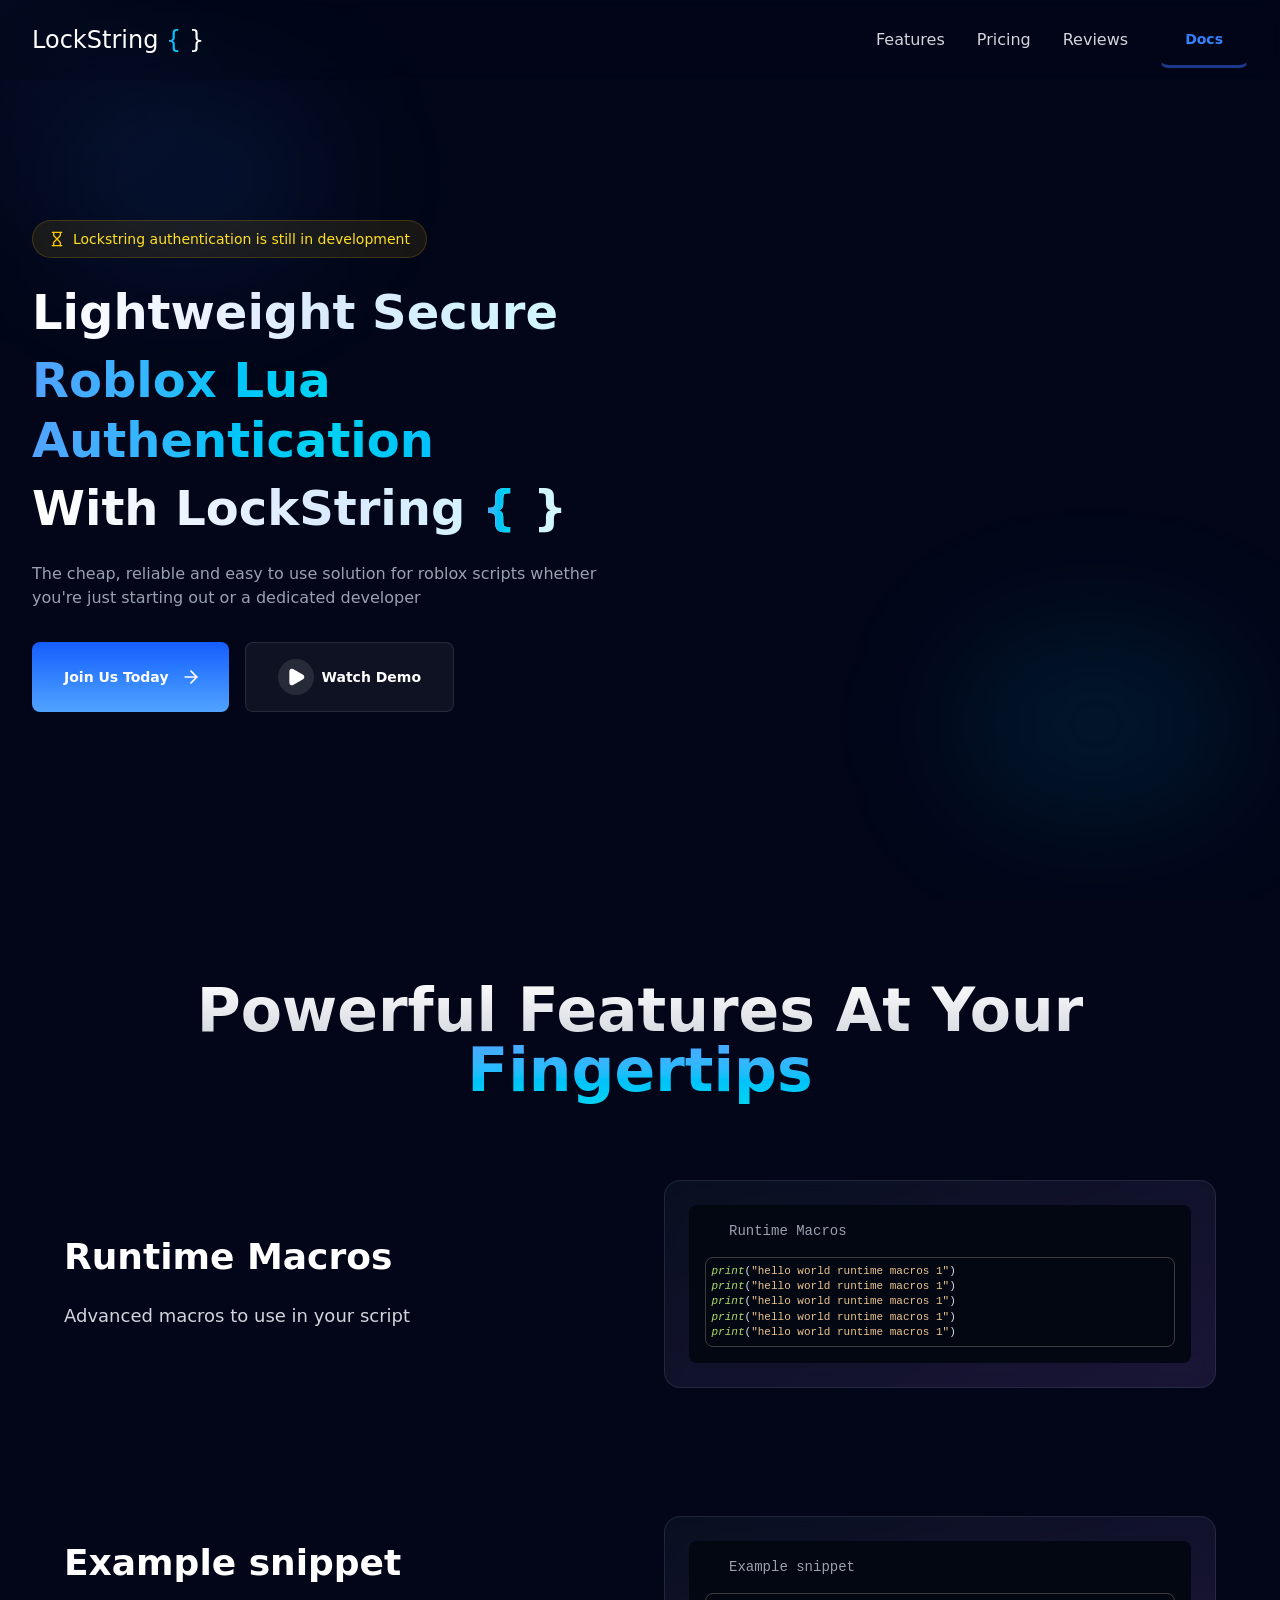
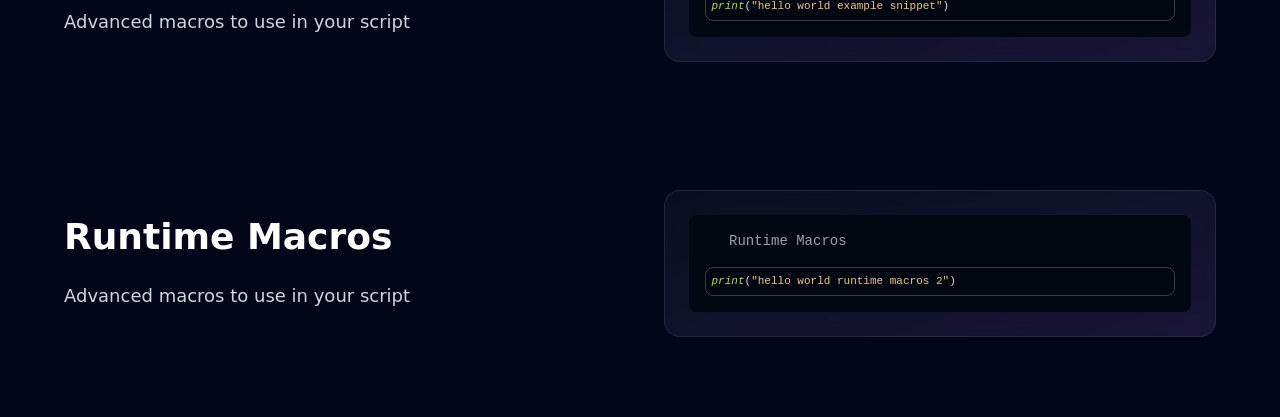
<file: index.html>
<!doctype html>
<html lang="en">
  <head>
    <meta charset="UTF-8" />
    <link rel="icon" type="image/svg+xml" href="/icon.png" />
    <meta name="viewport" content="width=device-width, initial-scale=1.0" />
    <title>LockString</title>
    <script type="module" crossorigin src="/assets/index-DJJNxKgy.js"></script>
    <link rel="stylesheet" crossorigin href="/assets/index-DbgnrrGk.css">
  </head>
  <body>
    <div id="root"></div>
  </body>
</html>
</file>
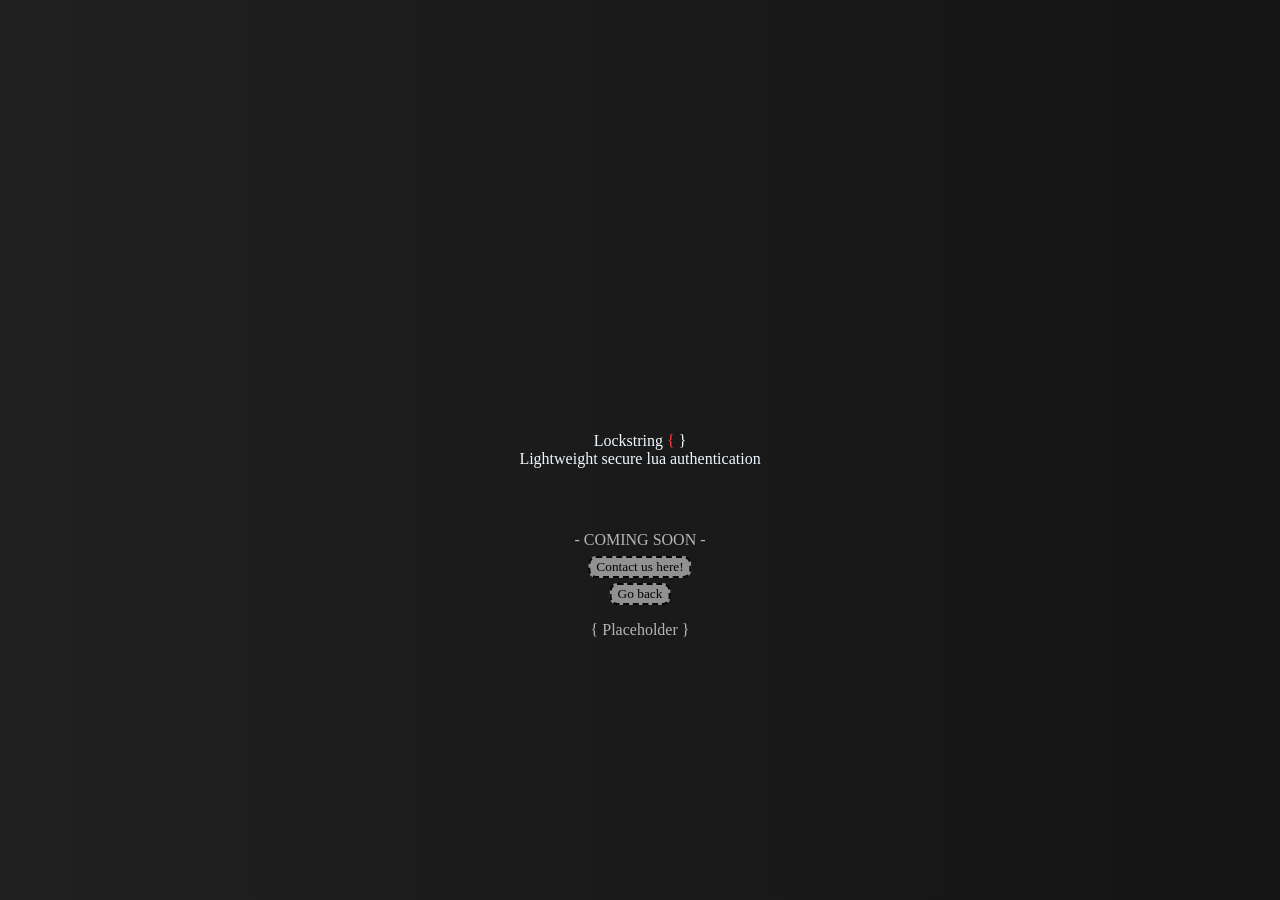
<file: features/index.html>
<!DOCTYPE html>
<html lang="en">
<head>
    <meta charset="UTF-8">
    <meta name="viewport" content="width=device-width, initial-scale=1.0">
    <title>Lockstring { }</title>
</head>
<style>
    .title {
        font-family: Bahnschrift;
        color: aliceblue;
        position: absolute;
        top: 49%;
        left: 50%;
        transform: translate(-50%, -50%);
        text-align: center;
    }
    .normal {
        color: aliceblue;
    }
    .red {
        color: rgb(255, 61, 61);
    }
    .caption {
        font-family: Bahnschrift;
        color: rgb(184, 181, 181);
        position: absolute;
        top: 60%;
        left: 50%;
        transform: translate(-50%, -50%);
        text-align: center;
    }
    .info {
        font-family: Bahnschrift;
        color: rgb(184, 181, 181);
        position: absolute;
        top: 83%;
        left: 50%;
        transform: translate(-50%, -50%);
        text-align: center;
    }
    .caption2 {
    font-family: Bahnschrift;
    color: rgb(0, 0, 0);
    border-radius: 8px;
    border: 2px dashed #080808;
    background-color: rgb(145, 145, 145);
    position: absolute;
    top: 63%;
    left: 50%;
    transform: translate(-50%, -50%);
    text-align: center;
    }
    .caption2:hover {
    font-family: Bahnschrift;
    color: rgb(0, 0, 0);
    border-radius: 8px;
    border: 2px dashed #080808;
    background-color: rgb(151, 73, 73);
    position: absolute;
    top: 63%;
    left: 50%;
    transform: translate(-50%, -50%);
    text-align: center;
    }
    .caption2:active {
    font-family: Bahnschrift;
    color: rgb(0, 0, 0);
    border-radius: 8px;
    border: 2px dashed #080808;
    background-color: rgb(92, 44, 44);
    position: absolute;
    top: 63%;
    left: 50%;
    transform: translate(-50%, -50%);
    text-align: center;
    }
    .bg {
        background-image: linear-gradient(to right, rgb(32, 32, 32),rgb(20, 20, 20));
    }
</style>
<body class="bg">
    <div class="title">
        <span class="normal">Lockstring</span>
        <span class="red">{</span>
        <span class="normal">}</span>
    </div>
    <div class="title" style="top: 51%;">
        Lightweight secure lua authentication
    </div>
    <div class="caption">
        - COMING SOON -
    </div>
    <div class="caption" style="top: 70%;">
        { Placeholder }
    </div>
    <form action="https://discord.gg/nu7FcUVWkF" target="_blank">
    <input type="submit" class="caption2" value="Contact us here!" />
    </form>
    <a href="/">
    <button class="caption2" style="top: 66%;">
        Go back
    </button>
    </a>
    </div>
</body>
</html>
</file>
<file: assets/index-DbgnrrGk.css>
@layer properties{@supports (((-webkit-hyphens:none)) and (not (margin-trim:inline))) or ((-moz-orient:inline) and (not (color:rgb(from red r g b)))){*,:before,:after,::backdrop{--tw-translate-x:0;--tw-translate-y:0;--tw-translate-z:0;--tw-rotate-x:initial;--tw-rotate-y:initial;--tw-rotate-z:initial;--tw-skew-x:initial;--tw-skew-y:initial;--tw-space-y-reverse:0;--tw-space-x-reverse:0;--tw-border-style:solid;--tw-gradient-position:initial;--tw-gradient-from:#0000;--tw-gradient-via:#0000;--tw-gradient-to:#0000;--tw-gradient-stops:initial;--tw-gradient-via-stops:initial;--tw-gradient-from-position:0%;--tw-gradient-via-position:50%;--tw-gradient-to-position:100%;--tw-leading:initial;--tw-font-weight:initial;--tw-shadow:0 0 #0000;--tw-shadow-color:initial;--tw-shadow-alpha:100%;--tw-inset-shadow:0 0 #0000;--tw-inset-shadow-color:initial;--tw-inset-shadow-alpha:100%;--tw-ring-color:initial;--tw-ring-shadow:0 0 #0000;--tw-inset-ring-color:initial;--tw-inset-ring-shadow:0 0 #0000;--tw-ring-inset:initial;--tw-ring-offset-width:0px;--tw-ring-offset-color:#fff;--tw-ring-offset-shadow:0 0 #0000;--tw-outline-style:solid;--tw-blur:initial;--tw-brightness:initial;--tw-contrast:initial;--tw-grayscale:initial;--tw-hue-rotate:initial;--tw-invert:initial;--tw-opacity:initial;--tw-saturate:initial;--tw-sepia:initial;--tw-drop-shadow:initial;--tw-drop-shadow-color:initial;--tw-drop-shadow-alpha:100%;--tw-drop-shadow-size:initial;--tw-backdrop-blur:initial;--tw-backdrop-brightness:initial;--tw-backdrop-contrast:initial;--tw-backdrop-grayscale:initial;--tw-backdrop-hue-rotate:initial;--tw-backdrop-invert:initial;--tw-backdrop-opacity:initial;--tw-backdrop-saturate:initial;--tw-backdrop-sepia:initial;--tw-duration:initial;--tw-scale-x:1;--tw-scale-y:1;--tw-scale-z:1}}}@layer theme{:root,:host{--font-sans:ui-sans-serif,system-ui,sans-serif,"Apple Color Emoji","Segoe UI Emoji","Segoe UI Symbol","Noto Color Emoji";--font-mono:ui-monospace,SFMono-Regular,Menlo,Monaco,Consolas,"Liberation Mono","Courier New",monospace;--color-yellow-300:oklch(90.5% .182 98.111);--color-yellow-400:oklch(85.2% .199 91.936);--color-yellow-500:oklch(79.5% .184 86.047);--color-cyan-100:oklch(95.6% .045 203.388);--color-cyan-400:oklch(78.9% .154 211.53);--color-cyan-500:oklch(71.5% .143 215.221);--color-blue-100:oklch(93.2% .032 255.585);--color-blue-300:oklch(80.9% .105 251.813);--color-blue-400:oklch(70.7% .165 254.624);--color-blue-500:oklch(62.3% .214 259.815);--color-blue-600:oklch(54.6% .245 262.881);--color-blue-900:oklch(37.9% .146 265.522);--color-purple-500:oklch(62.7% .265 303.9);--color-slate-800:oklch(27.9% .041 260.031);--color-slate-950:oklch(12.9% .042 264.695);--color-gray-300:oklch(87.2% .01 258.338);--color-gray-400:oklch(70.7% .022 261.325);--color-gray-700:oklch(37.3% .034 259.733);--color-gray-900:oklch(21% .034 264.665);--color-gray-950:oklch(13% .028 261.692);--color-white:#fff;--spacing:.25rem;--container-lg:32rem;--container-2xl:42rem;--container-6xl:72rem;--container-7xl:80rem;--text-xs:.75rem;--text-xs--line-height:calc(1/.75);--text-sm:.875rem;--text-sm--line-height:calc(1.25/.875);--text-base:1rem;--text-base--line-height: 1.5 ;--text-lg:1.125rem;--text-lg--line-height:calc(1.75/1.125);--text-xl:1.25rem;--text-xl--line-height:calc(1.75/1.25);--text-2xl:1.5rem;--text-2xl--line-height:calc(2/1.5);--text-3xl:1.875rem;--text-3xl--line-height: 1.2 ;--text-4xl:2.25rem;--text-4xl--line-height:calc(2.5/2.25);--text-5xl:3rem;--text-5xl--line-height:1;--text-6xl:3.75rem;--text-6xl--line-height:1;--font-weight-medium:500;--font-weight-semibold:600;--font-weight-bold:700;--leading-tight:1.25;--leading-relaxed:1.625;--radius-lg:.5rem;--radius-xl:.75rem;--radius-2xl:1rem;--animate-pulse:pulse 2s cubic-bezier(.4,0,.6,1)infinite;--blur-sm:8px;--blur-lg:16px;--blur-3xl:64px;--default-transition-duration:.15s;--default-transition-timing-function:cubic-bezier(.4,0,.2,1);--default-font-family:var(--font-sans);--default-mono-font-family:var(--font-mono)}}@layer base{*,:after,:before,::backdrop{box-sizing:border-box;border:0 solid;margin:0;padding:0}::file-selector-button{box-sizing:border-box;border:0 solid;margin:0;padding:0}html,:host{-webkit-text-size-adjust:100%;tab-size:4;line-height:1.5;font-family:var(--default-font-family,ui-sans-serif,system-ui,sans-serif,"Apple Color Emoji","Segoe UI Emoji","Segoe UI Symbol","Noto Color Emoji");font-feature-settings:var(--default-font-feature-settings,normal);font-variation-settings:var(--default-font-variation-settings,normal);-webkit-tap-highlight-color:transparent}hr{height:0;color:inherit;border-top-width:1px}abbr:where([title]){-webkit-text-decoration:underline dotted;text-decoration:underline dotted}h1,h2,h3,h4,h5,h6{font-size:inherit;font-weight:inherit}a{color:inherit;-webkit-text-decoration:inherit;text-decoration:inherit}b,strong{font-weight:bolder}code,kbd,samp,pre{font-family:var(--default-mono-font-family,ui-monospace,SFMono-Regular,Menlo,Monaco,Consolas,"Liberation Mono","Courier New",monospace);font-feature-settings:var(--default-mono-font-feature-settings,normal);font-variation-settings:var(--default-mono-font-variation-settings,normal);font-size:1em}small{font-size:80%}sub,sup{vertical-align:baseline;font-size:75%;line-height:0;position:relative}sub{bottom:-.25em}sup{top:-.5em}table{text-indent:0;border-color:inherit;border-collapse:collapse}:-moz-focusring{outline:auto}progress{vertical-align:baseline}summary{display:list-item}ol,ul,menu{list-style:none}img,svg,video,canvas,audio,iframe,embed,object{vertical-align:middle;display:block}img,video{max-width:100%;height:auto}button,input,select,optgroup,textarea{font:inherit;font-feature-settings:inherit;font-variation-settings:inherit;letter-spacing:inherit;color:inherit;opacity:1;background-color:#0000;border-radius:0}::file-selector-button{font:inherit;font-feature-settings:inherit;font-variation-settings:inherit;letter-spacing:inherit;color:inherit;opacity:1;background-color:#0000;border-radius:0}:where(select:is([multiple],[size])) optgroup{font-weight:bolder}:where(select:is([multiple],[size])) optgroup option{padding-inline-start:20px}::file-selector-button{margin-inline-end:4px}::placeholder{opacity:1}@supports (not ((-webkit-appearance:-apple-pay-button))) or (contain-intrinsic-size:1px){::placeholder{color:currentColor}@supports (color:color-mix(in lab,red,red)){::placeholder{color:color-mix(in oklab,currentcolor 50%,transparent)}}}textarea{resize:vertical}::-webkit-search-decoration{-webkit-appearance:none}::-webkit-date-and-time-value{min-height:1lh;text-align:inherit}::-webkit-datetime-edit{display:inline-flex}::-webkit-datetime-edit-fields-wrapper{padding:0}::-webkit-datetime-edit{padding-block:0}::-webkit-datetime-edit-year-field{padding-block:0}::-webkit-datetime-edit-month-field{padding-block:0}::-webkit-datetime-edit-day-field{padding-block:0}::-webkit-datetime-edit-hour-field{padding-block:0}::-webkit-datetime-edit-minute-field{padding-block:0}::-webkit-datetime-edit-second-field{padding-block:0}::-webkit-datetime-edit-millisecond-field{padding-block:0}::-webkit-datetime-edit-meridiem-field{padding-block:0}::-webkit-calendar-picker-indicator{line-height:1}:-moz-ui-invalid{box-shadow:none}button,input:where([type=button],[type=reset],[type=submit]){appearance:button}::file-selector-button{appearance:button}::-webkit-inner-spin-button{height:auto}::-webkit-outer-spin-button{height:auto}[hidden]:where(:not([hidden=until-found])){display:none!important}}@layer components;@layer utilities{.collapse{visibility:collapse}.invisible{visibility:hidden}.visible{visibility:visible}.absolute{position:absolute}.fixed{position:fixed}.relative{position:relative}.static{position:static}.inset-0{inset:calc(var(--spacing)*0)}.top-0{top:calc(var(--spacing)*0)}.top-20{top:calc(var(--spacing)*20)}.right-4{right:calc(var(--spacing)*4)}.bottom-20{bottom:calc(var(--spacing)*20)}.left-4{left:calc(var(--spacing)*4)}.isolate{isolation:isolate}.z-50{z-index:50}.container{width:100%}@media(min-width:40rem){.container{max-width:40rem}}@media(min-width:48rem){.container{max-width:48rem}}@media(min-width:64rem){.container{max-width:64rem}}@media(min-width:80rem){.container{max-width:80rem}}@media(min-width:96rem){.container{max-width:96rem}}.mx-auto{margin-inline:auto}.mb-1{margin-bottom:calc(var(--spacing)*1)}.mb-3{margin-bottom:calc(var(--spacing)*3)}.mb-4{margin-bottom:calc(var(--spacing)*4)}.mb-6{margin-bottom:calc(var(--spacing)*6)}.mb-8{margin-bottom:calc(var(--spacing)*8)}.mb-12{margin-bottom:calc(var(--spacing)*12)}.ml-2{margin-left:calc(var(--spacing)*2)}.block{display:block}.contents{display:contents}.flex{display:flex}.grid{display:grid}.hidden{display:none}.inline{display:inline}.inline-block{display:inline-block}.inline-flex{display:inline-flex}.table{display:table}.h-4{height:calc(var(--spacing)*4)}.h-5{height:calc(var(--spacing)*5)}.h-14{height:calc(var(--spacing)*14)}.h-48{height:calc(var(--spacing)*48)}.min-h-screen{min-height:100vh}.w-4{width:calc(var(--spacing)*4)}.w-5{width:calc(var(--spacing)*5)}.w-48{width:calc(var(--spacing)*48)}.w-full{width:100%}.max-w-2xl{max-width:var(--container-2xl)}.max-w-6xl{max-width:var(--container-6xl)}.max-w-7xl{max-width:var(--container-7xl)}.max-w-lg{max-width:var(--container-lg)}.flex-1{flex:1}.flex-shrink,.shrink{flex-shrink:1}.flex-grow{flex-grow:1}.border-collapse{border-collapse:collapse}.translate-x-1{--tw-translate-x:calc(var(--spacing)*1);translate:var(--tw-translate-x)var(--tw-translate-y)}.transform{transform:var(--tw-rotate-x,)var(--tw-rotate-y,)var(--tw-rotate-z,)var(--tw-skew-x,)var(--tw-skew-y,)}.animate-pulse{animation:var(--animate-pulse)}.cursor-pointer{cursor:pointer}.resize{resize:both}.flex-col{flex-direction:column}.flex-row-reverse{flex-direction:row-reverse}.flex-wrap{flex-wrap:wrap}.items-center{align-items:center}.justify-between{justify-content:space-between}.justify-center{justify-content:center}.gap-3{gap:calc(var(--spacing)*3)}.gap-6{gap:calc(var(--spacing)*6)}.gap-8{gap:calc(var(--spacing)*8)}:where(.space-y-3>:not(:last-child)){--tw-space-y-reverse:0;margin-block-start:calc(calc(var(--spacing)*3)*var(--tw-space-y-reverse));margin-block-end:calc(calc(var(--spacing)*3)*calc(1 - var(--tw-space-y-reverse)))}:where(.space-y-16>:not(:last-child)){--tw-space-y-reverse:0;margin-block-start:calc(calc(var(--spacing)*16)*var(--tw-space-y-reverse));margin-block-end:calc(calc(var(--spacing)*16)*calc(1 - var(--tw-space-y-reverse)))}:where(.space-x-1>:not(:last-child)){--tw-space-x-reverse:0;margin-inline-start:calc(calc(var(--spacing)*1)*var(--tw-space-x-reverse));margin-inline-end:calc(calc(var(--spacing)*1)*calc(1 - var(--tw-space-x-reverse)))}:where(.space-x-2>:not(:last-child)){--tw-space-x-reverse:0;margin-inline-start:calc(calc(var(--spacing)*2)*var(--tw-space-x-reverse));margin-inline-end:calc(calc(var(--spacing)*2)*calc(1 - var(--tw-space-x-reverse)))}:where(.space-x-6>:not(:last-child)){--tw-space-x-reverse:0;margin-inline-start:calc(calc(var(--spacing)*6)*var(--tw-space-x-reverse));margin-inline-end:calc(calc(var(--spacing)*6)*calc(1 - var(--tw-space-x-reverse)))}.truncate{text-overflow:ellipsis;white-space:nowrap;overflow:hidden}.overflow-hidden{overflow:hidden}.rounded-full{border-radius:3.40282e38px}.rounded-lg{border-radius:var(--radius-lg)}.rounded-xl{border-radius:var(--radius-xl)}.border{border-style:var(--tw-border-style);border-width:1px}.border-t{border-top-style:var(--tw-border-style);border-top-width:1px}.border-b-3{border-bottom-style:var(--tw-border-style);border-bottom-width:3px}.border-blue-500\/20{border-color:#3080ff33}@supports (color:color-mix(in lab,red,red)){.border-blue-500\/20{border-color:color-mix(in oklab,var(--color-blue-500)20%,transparent)}}.border-gray-700\/50{border-color:#36415380}@supports (color:color-mix(in lab,red,red)){.border-gray-700\/50{border-color:color-mix(in oklab,var(--color-gray-700)50%,transparent)}}.border-slate-800{border-color:var(--color-slate-800)}.border-white\/10{border-color:#ffffff1a}@supports (color:color-mix(in lab,red,red)){.border-white\/10{border-color:color-mix(in oklab,var(--color-white)10%,transparent)}}.border-yellow-500\/20{border-color:#edb20033}@supports (color:color-mix(in lab,red,red)){.border-yellow-500\/20{border-color:color-mix(in oklab,var(--color-yellow-500)20%,transparent)}}.border-b-blue-900{border-bottom-color:var(--color-blue-900)}.bg-blue-500\/10{background-color:#3080ff1a}@supports (color:color-mix(in lab,red,red)){.bg-blue-500\/10{background-color:color-mix(in oklab,var(--color-blue-500)10%,transparent)}}.bg-cyan-500\/10{background-color:#00b7d71a}@supports (color:color-mix(in lab,red,red)){.bg-cyan-500\/10{background-color:color-mix(in oklab,var(--color-cyan-500)10%,transparent)}}.bg-gray-900\/50{background-color:#10182880}@supports (color:color-mix(in lab,red,red)){.bg-gray-900\/50{background-color:color-mix(in oklab,var(--color-gray-900)50%,transparent)}}.bg-gray-950{background-color:var(--color-gray-950)}.bg-slate-950{background-color:var(--color-slate-950)}.bg-slate-950\/20{background-color:#02061833}@supports (color:color-mix(in lab,red,red)){.bg-slate-950\/20{background-color:color-mix(in oklab,var(--color-slate-950)20%,transparent)}}.bg-white\/5{background-color:#ffffff0d}@supports (color:color-mix(in lab,red,red)){.bg-white\/5{background-color:color-mix(in oklab,var(--color-white)5%,transparent)}}.bg-white\/10{background-color:#ffffff1a}@supports (color:color-mix(in lab,red,red)){.bg-white\/10{background-color:color-mix(in oklab,var(--color-white)10%,transparent)}}.bg-yellow-500\/10{background-color:#edb2001a}@supports (color:color-mix(in lab,red,red)){.bg-yellow-500\/10{background-color:color-mix(in oklab,var(--color-yellow-500)10%,transparent)}}.bg-gradient-to-b{--tw-gradient-position:to bottom in oklab;background-image:linear-gradient(var(--tw-gradient-stops))}.bg-gradient-to-br{--tw-gradient-position:to bottom right in oklab;background-image:linear-gradient(var(--tw-gradient-stops))}.bg-gradient-to-r{--tw-gradient-position:to right in oklab;background-image:linear-gradient(var(--tw-gradient-stops))}.from-blue-400{--tw-gradient-from:var(--color-blue-400);--tw-gradient-stops:var(--tw-gradient-via-stops,var(--tw-gradient-position),var(--tw-gradient-from)var(--tw-gradient-from-position),var(--tw-gradient-to)var(--tw-gradient-to-position))}.from-blue-600{--tw-gradient-from:var(--color-blue-600);--tw-gradient-stops:var(--tw-gradient-via-stops,var(--tw-gradient-position),var(--tw-gradient-from)var(--tw-gradient-from-position),var(--tw-gradient-to)var(--tw-gradient-to-position))}.from-white{--tw-gradient-from:var(--color-white);--tw-gradient-stops:var(--tw-gradient-via-stops,var(--tw-gradient-position),var(--tw-gradient-from)var(--tw-gradient-from-position),var(--tw-gradient-to)var(--tw-gradient-to-position))}.via-blue-100{--tw-gradient-via:var(--color-blue-100);--tw-gradient-via-stops:var(--tw-gradient-position),var(--tw-gradient-from)var(--tw-gradient-from-position),var(--tw-gradient-via)var(--tw-gradient-via-position),var(--tw-gradient-to)var(--tw-gradient-to-position);--tw-gradient-stops:var(--tw-gradient-via-stops)}.via-cyan-400{--tw-gradient-via:var(--color-cyan-400);--tw-gradient-via-stops:var(--tw-gradient-position),var(--tw-gradient-from)var(--tw-gradient-from-position),var(--tw-gradient-via)var(--tw-gradient-via-position),var(--tw-gradient-to)var(--tw-gradient-to-position);--tw-gradient-stops:var(--tw-gradient-via-stops)}.to-blue-400{--tw-gradient-to:var(--color-blue-400);--tw-gradient-stops:var(--tw-gradient-via-stops,var(--tw-gradient-position),var(--tw-gradient-from)var(--tw-gradient-from-position),var(--tw-gradient-to)var(--tw-gradient-to-position))}.to-cyan-100{--tw-gradient-to:var(--color-cyan-100);--tw-gradient-stops:var(--tw-gradient-via-stops,var(--tw-gradient-position),var(--tw-gradient-from)var(--tw-gradient-from-position),var(--tw-gradient-to)var(--tw-gradient-to-position))}.to-cyan-400{--tw-gradient-to:var(--color-cyan-400);--tw-gradient-stops:var(--tw-gradient-via-stops,var(--tw-gradient-position),var(--tw-gradient-from)var(--tw-gradient-from-position),var(--tw-gradient-to)var(--tw-gradient-to-position))}.to-gray-300{--tw-gradient-to:var(--color-gray-300);--tw-gradient-stops:var(--tw-gradient-via-stops,var(--tw-gradient-position),var(--tw-gradient-from)var(--tw-gradient-from-position),var(--tw-gradient-to)var(--tw-gradient-to-position))}.to-purple-500\/20{--tw-gradient-to:#ac4bff33}@supports (color:color-mix(in lab,red,red)){.to-purple-500\/20{--tw-gradient-to:color-mix(in oklab,var(--color-purple-500)20%,transparent)}}.to-purple-500\/20{--tw-gradient-stops:var(--tw-gradient-via-stops,var(--tw-gradient-position),var(--tw-gradient-from)var(--tw-gradient-from-position),var(--tw-gradient-to)var(--tw-gradient-to-position))}.bg-clip-text{-webkit-background-clip:text;background-clip:text}.fill-white{fill:var(--color-white)}.p-2{padding:calc(var(--spacing)*2)}.p-3{padding:calc(var(--spacing)*3)}.p-4{padding:calc(var(--spacing)*4)}.px-3{padding-inline:calc(var(--spacing)*3)}.px-4{padding-inline:calc(var(--spacing)*4)}.px-6{padding-inline:calc(var(--spacing)*6)}.px-10{padding-inline:calc(var(--spacing)*10)}.py-2{padding-block:calc(var(--spacing)*2)}.py-3{padding-block:calc(var(--spacing)*3)}.py-4{padding-block:calc(var(--spacing)*4)}.py-16{padding-block:calc(var(--spacing)*16)}.pt-16{padding-top:calc(var(--spacing)*16)}.text-center{text-align:center}.font-mono{font-family:var(--font-mono)}.text-4xl{font-size:var(--text-4xl);line-height:var(--tw-leading,var(--text-4xl--line-height))}.text-5xl{font-size:var(--text-5xl);line-height:var(--tw-leading,var(--text-5xl--line-height))}.text-base{font-size:var(--text-base);line-height:var(--tw-leading,var(--text-base--line-height))}.text-lg{font-size:var(--text-lg);line-height:var(--tw-leading,var(--text-lg--line-height))}.text-sm{font-size:var(--text-sm);line-height:var(--tw-leading,var(--text-sm--line-height))}.text-xl{font-size:var(--text-xl);line-height:var(--tw-leading,var(--text-xl--line-height))}.text-xs{font-size:var(--text-xs);line-height:var(--tw-leading,var(--text-xs--line-height))}.leading-relaxed{--tw-leading:var(--leading-relaxed);line-height:var(--leading-relaxed)}.leading-tight{--tw-leading:var(--leading-tight);line-height:var(--leading-tight)}.font-bold{--tw-font-weight:var(--font-weight-bold);font-weight:var(--font-weight-bold)}.font-medium{--tw-font-weight:var(--font-weight-medium);font-weight:var(--font-weight-medium)}.font-semibold{--tw-font-weight:var(--font-weight-semibold);font-weight:var(--font-weight-semibold)}.text-blue-300{color:var(--color-blue-300)}.text-blue-400{color:var(--color-blue-400)}.text-gray-300{color:var(--color-gray-300)}.text-gray-400{color:var(--color-gray-400)}.text-transparent{color:#0000}.text-white{color:var(--color-white)}.text-yellow-300{color:var(--color-yellow-300)}.text-yellow-400{color:var(--color-yellow-400)}.capitalize{text-transform:capitalize}.italic{font-style:italic}.opacity-30{opacity:.3}.shadow{--tw-shadow:0 1px 3px 0 var(--tw-shadow-color,#0000001a),0 1px 2px -1px var(--tw-shadow-color,#0000001a);box-shadow:var(--tw-inset-shadow),var(--tw-inset-ring-shadow),var(--tw-ring-offset-shadow),var(--tw-ring-shadow),var(--tw-shadow)}.ring{--tw-ring-shadow:var(--tw-ring-inset,)0 0 0 calc(1px + var(--tw-ring-offset-width))var(--tw-ring-color,currentcolor);box-shadow:var(--tw-inset-shadow),var(--tw-inset-ring-shadow),var(--tw-ring-offset-shadow),var(--tw-ring-shadow),var(--tw-shadow)}.outline{outline-style:var(--tw-outline-style);outline-width:1px}.blur{--tw-blur:blur(8px);filter:var(--tw-blur,)var(--tw-brightness,)var(--tw-contrast,)var(--tw-grayscale,)var(--tw-hue-rotate,)var(--tw-invert,)var(--tw-saturate,)var(--tw-sepia,)var(--tw-drop-shadow,)}.blur-3xl{--tw-blur:blur(var(--blur-3xl));filter:var(--tw-blur,)var(--tw-brightness,)var(--tw-contrast,)var(--tw-grayscale,)var(--tw-hue-rotate,)var(--tw-invert,)var(--tw-saturate,)var(--tw-sepia,)var(--tw-drop-shadow,)}.invert{--tw-invert:invert(100%);filter:var(--tw-blur,)var(--tw-brightness,)var(--tw-contrast,)var(--tw-grayscale,)var(--tw-hue-rotate,)var(--tw-invert,)var(--tw-saturate,)var(--tw-sepia,)var(--tw-drop-shadow,)}.filter{filter:var(--tw-blur,)var(--tw-brightness,)var(--tw-contrast,)var(--tw-grayscale,)var(--tw-hue-rotate,)var(--tw-invert,)var(--tw-saturate,)var(--tw-sepia,)var(--tw-drop-shadow,)}.backdrop-blur-lg{--tw-backdrop-blur:blur(var(--blur-lg));-webkit-backdrop-filter:var(--tw-backdrop-blur,)var(--tw-backdrop-brightness,)var(--tw-backdrop-contrast,)var(--tw-backdrop-grayscale,)var(--tw-backdrop-hue-rotate,)var(--tw-backdrop-invert,)var(--tw-backdrop-opacity,)var(--tw-backdrop-saturate,)var(--tw-backdrop-sepia,);backdrop-filter:var(--tw-backdrop-blur,)var(--tw-backdrop-brightness,)var(--tw-backdrop-contrast,)var(--tw-backdrop-grayscale,)var(--tw-backdrop-hue-rotate,)var(--tw-backdrop-invert,)var(--tw-backdrop-opacity,)var(--tw-backdrop-saturate,)var(--tw-backdrop-sepia,)}.backdrop-blur-sm{--tw-backdrop-blur:blur(var(--blur-sm));-webkit-backdrop-filter:var(--tw-backdrop-blur,)var(--tw-backdrop-brightness,)var(--tw-backdrop-contrast,)var(--tw-backdrop-grayscale,)var(--tw-backdrop-hue-rotate,)var(--tw-backdrop-invert,)var(--tw-backdrop-opacity,)var(--tw-backdrop-saturate,)var(--tw-backdrop-sepia,);backdrop-filter:var(--tw-backdrop-blur,)var(--tw-backdrop-brightness,)var(--tw-backdrop-contrast,)var(--tw-backdrop-grayscale,)var(--tw-backdrop-hue-rotate,)var(--tw-backdrop-invert,)var(--tw-backdrop-opacity,)var(--tw-backdrop-saturate,)var(--tw-backdrop-sepia,)}.transition{transition-property:color,background-color,border-color,outline-color,text-decoration-color,fill,stroke,--tw-gradient-from,--tw-gradient-via,--tw-gradient-to,opacity,box-shadow,transform,translate,scale,rotate,filter,-webkit-backdrop-filter,backdrop-filter,display,content-visibility,overlay,pointer-events;transition-timing-function:var(--tw-ease,var(--default-transition-timing-function));transition-duration:var(--tw-duration,var(--default-transition-duration))}.transition-all{transition-property:all;transition-timing-function:var(--tw-ease,var(--default-transition-timing-function));transition-duration:var(--tw-duration,var(--default-transition-duration))}.transition-colors{transition-property:color,background-color,border-color,outline-color,text-decoration-color,fill,stroke,--tw-gradient-from,--tw-gradient-via,--tw-gradient-to;transition-timing-function:var(--tw-ease,var(--default-transition-timing-function));transition-duration:var(--tw-duration,var(--default-transition-duration))}.transition-transform{transition-property:transform,translate,scale,rotate;transition-timing-function:var(--tw-ease,var(--default-transition-timing-function));transition-duration:var(--tw-duration,var(--default-transition-duration))}.delay-100{transition-delay:.1s}.delay-200{transition-delay:.2s}.delay-300{transition-delay:.3s}.duration-300{--tw-duration:.3s;transition-duration:.3s}.duration-700{--tw-duration:.7s;transition-duration:.7s}@media(hover:hover){.group-hover\:border-1:is(:where(.group):hover *){border-style:var(--tw-border-style);border-width:1px}.group-hover\:border-blue-600\/50:is(:where(.group):hover *){border-color:#155dfc80}@supports (color:color-mix(in lab,red,red)){.group-hover\:border-blue-600\/50:is(:where(.group):hover *){border-color:color-mix(in oklab,var(--color-blue-600)50%,transparent)}}.group-hover\:bg-white\/20:is(:where(.group):hover *){background-color:#fff3}@supports (color:color-mix(in lab,red,red)){.group-hover\:bg-white\/20:is(:where(.group):hover *){background-color:color-mix(in oklab,var(--color-white)20%,transparent)}}.hover\:scale-102:hover{--tw-scale-x:102%;--tw-scale-y:102%;--tw-scale-z:102%;scale:var(--tw-scale-x)var(--tw-scale-y)}.hover\:border-b-blue-600\/80:hover{border-bottom-color:#155dfccc}@supports (color:color-mix(in lab,red,red)){.hover\:border-b-blue-600\/80:hover{border-bottom-color:color-mix(in oklab,var(--color-blue-600)80%,transparent)}}.hover\:bg-white\/10:hover{background-color:#ffffff1a}@supports (color:color-mix(in lab,red,red)){.hover\:bg-white\/10:hover{background-color:color-mix(in oklab,var(--color-white)10%,transparent)}}.hover\:text-white:hover{color:var(--color-white)}}@media(min-width:40rem){.sm\:right-10{right:calc(var(--spacing)*10)}.sm\:left-10{left:calc(var(--spacing)*10)}.sm\:mb-2{margin-bottom:calc(var(--spacing)*2)}.sm\:mb-4{margin-bottom:calc(var(--spacing)*4)}.sm\:mb-6{margin-bottom:calc(var(--spacing)*6)}.sm\:mb-8{margin-bottom:calc(var(--spacing)*8)}.sm\:mb-12{margin-bottom:calc(var(--spacing)*12)}.sm\:mb-16{margin-bottom:calc(var(--spacing)*16)}.sm\:ml-4{margin-left:calc(var(--spacing)*4)}.sm\:h-5{height:calc(var(--spacing)*5)}.sm\:h-6{height:calc(var(--spacing)*6)}.sm\:h-16{height:calc(var(--spacing)*16)}.sm\:w-5{width:calc(var(--spacing)*5)}.sm\:w-6{width:calc(var(--spacing)*6)}.sm\:w-72{width:calc(var(--spacing)*72)}.sm\:w-auto{width:auto}.sm\:flex-row{flex-direction:row}.sm\:gap-4{gap:calc(var(--spacing)*4)}.sm\:gap-8{gap:calc(var(--spacing)*8)}.sm\:gap-12{gap:calc(var(--spacing)*12)}:where(.sm\:space-y-4>:not(:last-child)){--tw-space-y-reverse:0;margin-block-start:calc(calc(var(--spacing)*4)*var(--tw-space-y-reverse));margin-block-end:calc(calc(var(--spacing)*4)*calc(1 - var(--tw-space-y-reverse)))}:where(.sm\:space-y-20>:not(:last-child)){--tw-space-y-reverse:0;margin-block-start:calc(calc(var(--spacing)*20)*var(--tw-space-y-reverse));margin-block-end:calc(calc(var(--spacing)*20)*calc(1 - var(--tw-space-y-reverse)))}:where(.sm\:space-x-2>:not(:last-child)){--tw-space-x-reverse:0;margin-inline-start:calc(calc(var(--spacing)*2)*var(--tw-space-x-reverse));margin-inline-end:calc(calc(var(--spacing)*2)*calc(1 - var(--tw-space-x-reverse)))}.sm\:rounded-2xl{border-radius:var(--radius-2xl)}.sm\:p-4{padding:calc(var(--spacing)*4)}.sm\:p-6{padding:calc(var(--spacing)*6)}.sm\:px-4{padding-inline:calc(var(--spacing)*4)}.sm\:px-6{padding-inline:calc(var(--spacing)*6)}.sm\:px-8{padding-inline:calc(var(--spacing)*8)}.sm\:px-16{padding-inline:calc(var(--spacing)*16)}.sm\:py-4{padding-block:calc(var(--spacing)*4)}.sm\:py-6{padding-block:calc(var(--spacing)*6)}.sm\:py-20{padding-block:calc(var(--spacing)*20)}.sm\:pt-20{padding-top:calc(var(--spacing)*20)}.sm\:text-3xl{font-size:var(--text-3xl);line-height:var(--tw-leading,var(--text-3xl--line-height))}.sm\:text-4xl{font-size:var(--text-4xl);line-height:var(--tw-leading,var(--text-4xl--line-height))}.sm\:text-base{font-size:var(--text-base);line-height:var(--tw-leading,var(--text-base--line-height))}.sm\:text-lg{font-size:var(--text-lg);line-height:var(--tw-leading,var(--text-lg--line-height))}.sm\:text-sm{font-size:var(--text-sm);line-height:var(--tw-leading,var(--text-sm--line-height))}.sm\:text-xl{font-size:var(--text-xl);line-height:var(--tw-leading,var(--text-xl--line-height))}}@media(min-width:48rem){.md\:flex{display:flex}.md\:hidden{display:none}.md\:h-20{height:calc(var(--spacing)*20)}.md\:text-2xl{font-size:var(--text-2xl);line-height:var(--tw-leading,var(--text-2xl--line-height))}.md\:text-4xl{font-size:var(--text-4xl);line-height:var(--tw-leading,var(--text-4xl--line-height))}.md\:text-5xl{font-size:var(--text-5xl);line-height:var(--tw-leading,var(--text-5xl--line-height))}}@media(min-width:64rem){.lg\:mx-0{margin-inline:calc(var(--spacing)*0)}.lg\:mb-20{margin-bottom:calc(var(--spacing)*20)}.lg\:grid{display:grid}.lg\:flex-grow{flex-grow:1}.lg\:grid-cols-2{grid-template-columns:repeat(2,minmax(0,1fr))}.lg\:justify-start{justify-content:flex-start}.lg\:gap-12{gap:calc(var(--spacing)*12)}:where(.lg\:space-y-32>:not(:last-child)){--tw-space-y-reverse:0;margin-block-start:calc(calc(var(--spacing)*32)*var(--tw-space-y-reverse));margin-block-end:calc(calc(var(--spacing)*32)*calc(1 - var(--tw-space-y-reverse)))}:where(.lg\:space-x-8>:not(:last-child)){--tw-space-x-reverse:0;margin-inline-start:calc(calc(var(--spacing)*8)*var(--tw-space-x-reverse));margin-inline-end:calc(calc(var(--spacing)*8)*calc(1 - var(--tw-space-x-reverse)))}.lg\:px-8{padding-inline:calc(var(--spacing)*8)}.lg\:text-left{text-align:left}.lg\:text-4xl{font-size:var(--text-4xl);line-height:var(--tw-leading,var(--text-4xl--line-height))}.lg\:text-5xl{font-size:var(--text-5xl);line-height:var(--tw-leading,var(--text-5xl--line-height))}.lg\:text-6xl{font-size:var(--text-6xl);line-height:var(--tw-leading,var(--text-6xl--line-height))}.lg\:text-base{font-size:var(--text-base);line-height:var(--tw-leading,var(--text-base--line-height))}}.animate-in{animation-fill-mode:both}.slide-in-from-top{animation-name:SlideInFromTop}.slide-in-from-bottom{animation-name:SlideInFromBottom}.duration-300{animation-duration:.3s}.duration-700{animation-duration:.7s}.delay-100{animation-delay:.1s}.delay-200{animation-delay:.3s}}@keyframes SlideInFromTop{0%{opacity:0;transform:translateY(-1rem)}to{opacity:1;transform:translateY(0)}}@keyframes SlideInFromBottom{0%{opacity:0;transform:translateY(1rem)}to{opacity:1;transform:translateY(0)}}@property --tw-translate-x{syntax:"*";inherits:false;initial-value:0}@property --tw-translate-y{syntax:"*";inherits:false;initial-value:0}@property --tw-translate-z{syntax:"*";inherits:false;initial-value:0}@property --tw-rotate-x{syntax:"*";inherits:false}@property --tw-rotate-y{syntax:"*";inherits:false}@property --tw-rotate-z{syntax:"*";inherits:false}@property --tw-skew-x{syntax:"*";inherits:false}@property --tw-skew-y{syntax:"*";inherits:false}@property --tw-space-y-reverse{syntax:"*";inherits:false;initial-value:0}@property --tw-space-x-reverse{syntax:"*";inherits:false;initial-value:0}@property --tw-border-style{syntax:"*";inherits:false;initial-value:solid}@property --tw-gradient-position{syntax:"*";inherits:false}@property --tw-gradient-from{syntax:"<color>";inherits:false;initial-value:#0000}@property --tw-gradient-via{syntax:"<color>";inherits:false;initial-value:#0000}@property --tw-gradient-to{syntax:"<color>";inherits:false;initial-value:#0000}@property --tw-gradient-stops{syntax:"*";inherits:false}@property --tw-gradient-via-stops{syntax:"*";inherits:false}@property --tw-gradient-from-position{syntax:"<length-percentage>";inherits:false;initial-value:0%}@property --tw-gradient-via-position{syntax:"<length-percentage>";inherits:false;initial-value:50%}@property --tw-gradient-to-position{syntax:"<length-percentage>";inherits:false;initial-value:100%}@property --tw-leading{syntax:"*";inherits:false}@property --tw-font-weight{syntax:"*";inherits:false}@property --tw-shadow{syntax:"*";inherits:false;initial-value:0 0 #0000}@property --tw-shadow-color{syntax:"*";inherits:false}@property --tw-shadow-alpha{syntax:"<percentage>";inherits:false;initial-value:100%}@property --tw-inset-shadow{syntax:"*";inherits:false;initial-value:0 0 #0000}@property --tw-inset-shadow-color{syntax:"*";inherits:false}@property --tw-inset-shadow-alpha{syntax:"<percentage>";inherits:false;initial-value:100%}@property --tw-ring-color{syntax:"*";inherits:false}@property --tw-ring-shadow{syntax:"*";inherits:false;initial-value:0 0 #0000}@property --tw-inset-ring-color{syntax:"*";inherits:false}@property --tw-inset-ring-shadow{syntax:"*";inherits:false;initial-value:0 0 #0000}@property --tw-ring-inset{syntax:"*";inherits:false}@property --tw-ring-offset-width{syntax:"<length>";inherits:false;initial-value:0}@property --tw-ring-offset-color{syntax:"*";inherits:false;initial-value:#fff}@property --tw-ring-offset-shadow{syntax:"*";inherits:false;initial-value:0 0 #0000}@property --tw-outline-style{syntax:"*";inherits:false;initial-value:solid}@property --tw-blur{syntax:"*";inherits:false}@property --tw-brightness{syntax:"*";inherits:false}@property --tw-contrast{syntax:"*";inherits:false}@property --tw-grayscale{syntax:"*";inherits:false}@property --tw-hue-rotate{syntax:"*";inherits:false}@property --tw-invert{syntax:"*";inherits:false}@property --tw-opacity{syntax:"*";inherits:false}@property --tw-saturate{syntax:"*";inherits:false}@property --tw-sepia{syntax:"*";inherits:false}@property --tw-drop-shadow{syntax:"*";inherits:false}@property --tw-drop-shadow-color{syntax:"*";inherits:false}@property --tw-drop-shadow-alpha{syntax:"<percentage>";inherits:false;initial-value:100%}@property --tw-drop-shadow-size{syntax:"*";inherits:false}@property --tw-backdrop-blur{syntax:"*";inherits:false}@property --tw-backdrop-brightness{syntax:"*";inherits:false}@property --tw-backdrop-contrast{syntax:"*";inherits:false}@property --tw-backdrop-grayscale{syntax:"*";inherits:false}@property --tw-backdrop-hue-rotate{syntax:"*";inherits:false}@property --tw-backdrop-invert{syntax:"*";inherits:false}@property --tw-backdrop-opacity{syntax:"*";inherits:false}@property --tw-backdrop-saturate{syntax:"*";inherits:false}@property --tw-backdrop-sepia{syntax:"*";inherits:false}@property --tw-duration{syntax:"*";inherits:false}@property --tw-scale-x{syntax:"*";inherits:false;initial-value:1}@property --tw-scale-y{syntax:"*";inherits:false;initial-value:1}@property --tw-scale-z{syntax:"*";inherits:false;initial-value:1}@keyframes pulse{50%{opacity:.5}}
</file>
